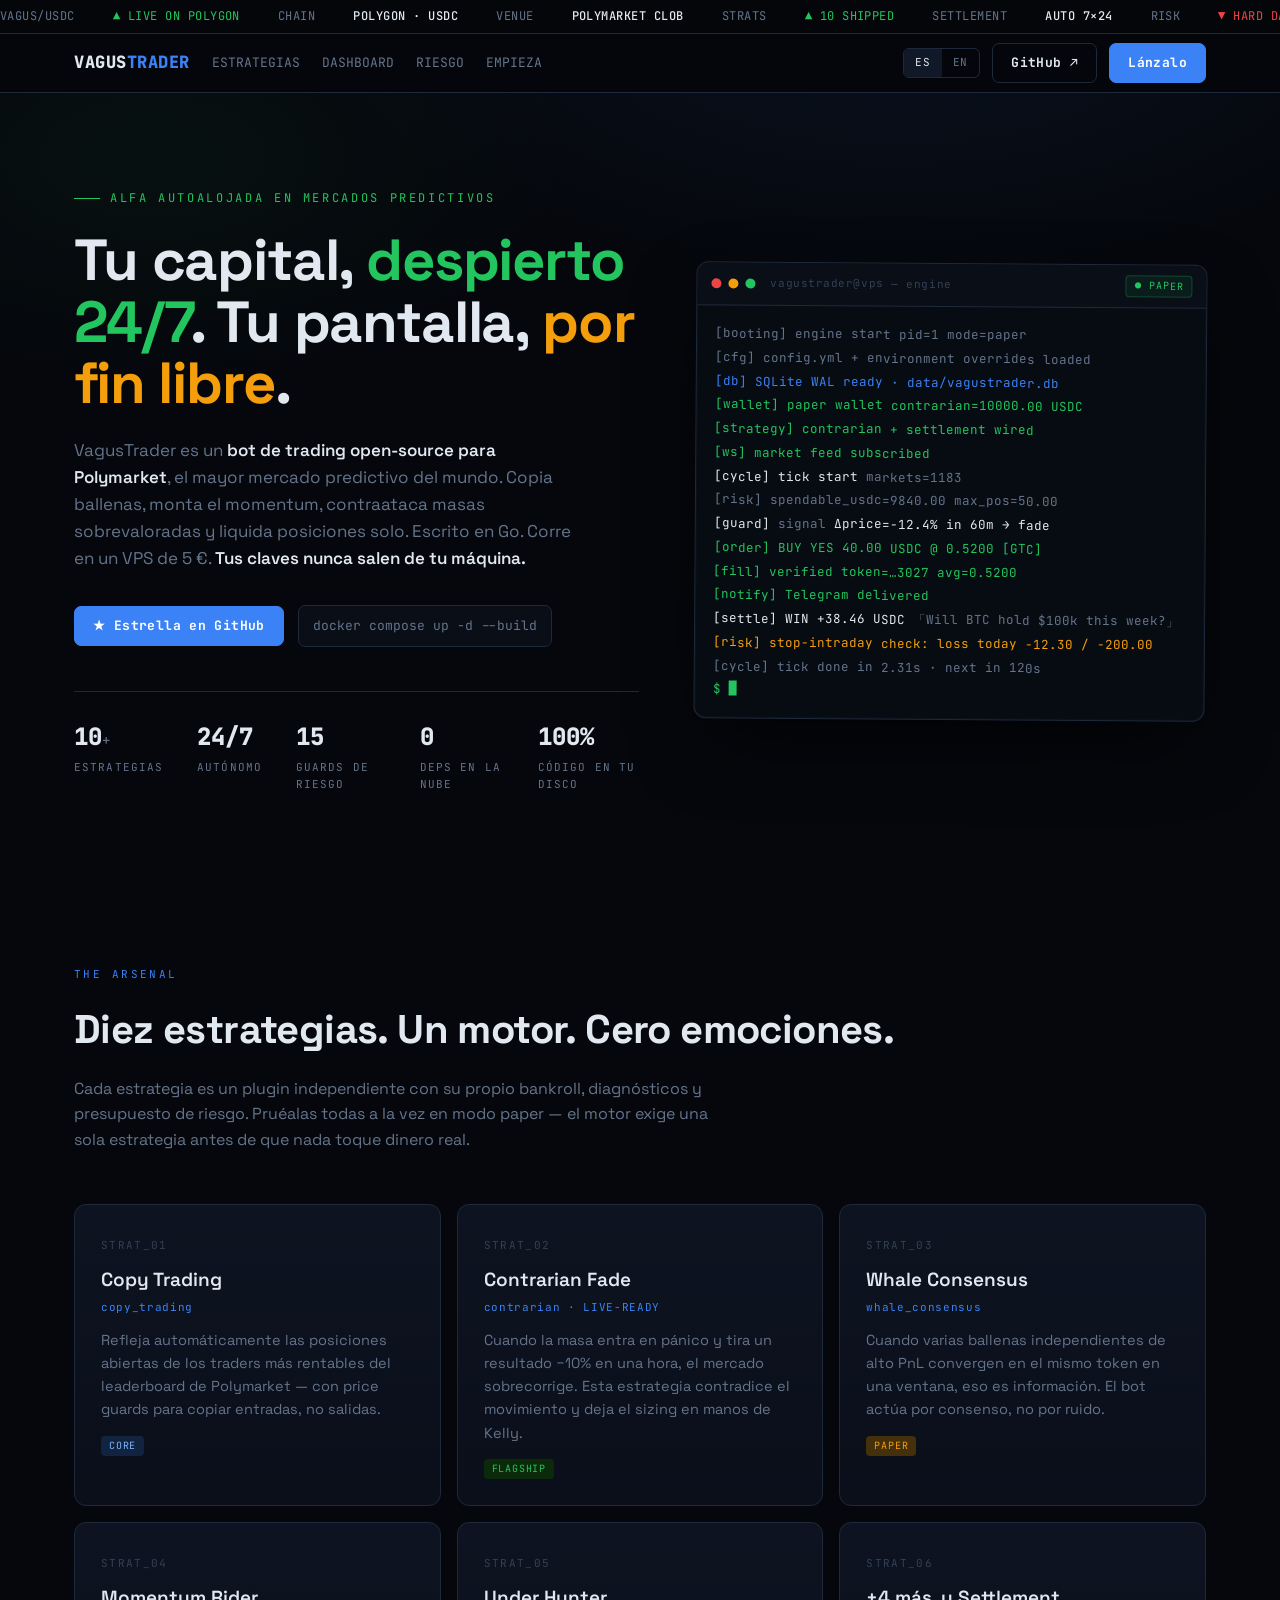
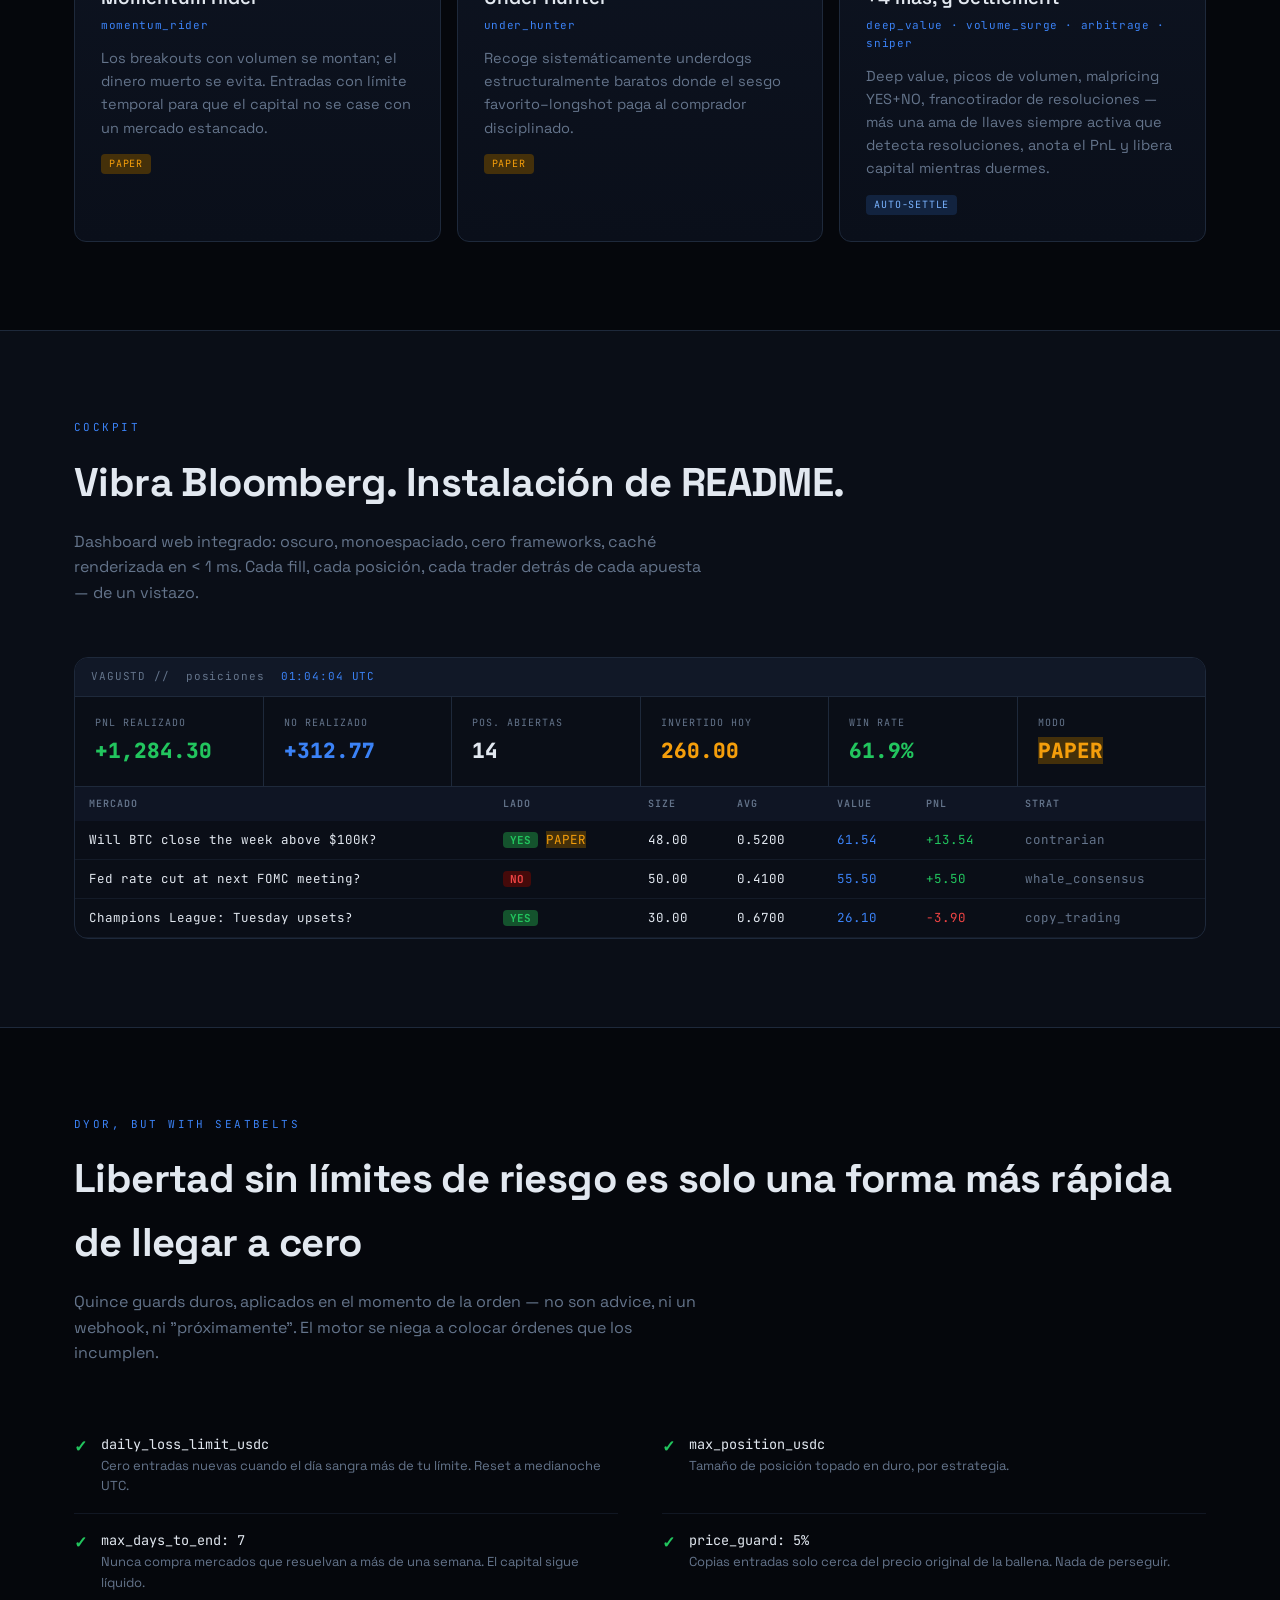
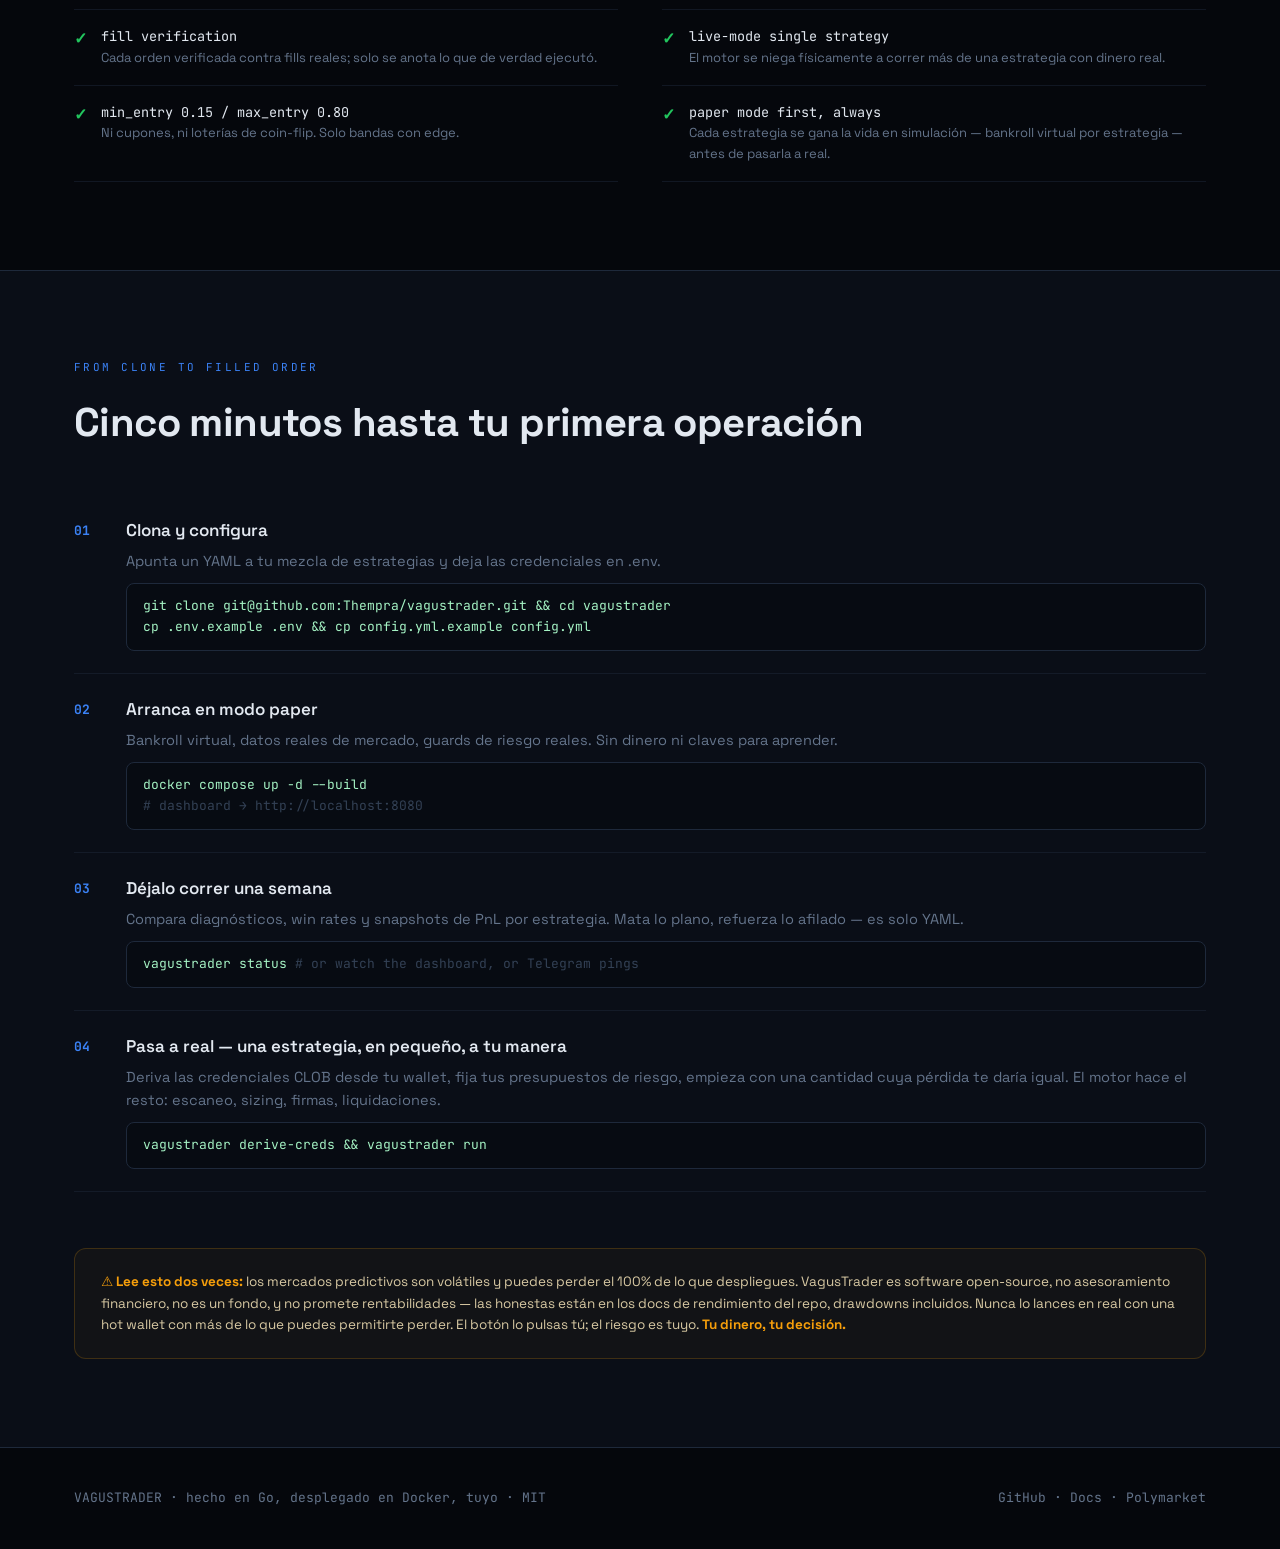
<file: index.html>
<!DOCTYPE html>
<html lang="es" class="es">
<head>
<meta charset="UTF-8">
<meta name="viewport" content="width=device-width, initial-scale=1.0">
<title>VagusTrader — Your liquidity edge, automated</title>
<meta name="description" content="Open-source automated trading for Polymarket. Follow whale flow, ride momentum, fade the crowd. Go-powered, risk-gated, self-hosted.">
<link rel="preconnect" href="https://fonts.googleapis.com">
<link href="https://fonts.googleapis.com/css2?family=JetBrains+Mono:wght@400;500;700;800&family=Space+Grotesk:wght@400;500;600;700&display=swap" rel="stylesheet">
<style>
:root{
  --bg:#05070c; --bg2:#0a0e17; --bg3:#111827; --panel:#0d1320;
  --border:#1e293b; --border-hot:#2dd4bf33;
  --text:#e2e8f0; --dim:#64748b; --faint:#334155;
  --accent:#3b82f6; --green:#22c55e; --red:#ef4444; --amber:#f59e0b;
  --mono:'JetBrains Mono',ui-monospace,monospace;
  --sans:'Space Grotesk',system-ui,sans-serif;
}
*{box-sizing:border-box;margin:0;padding:0}
html{scroll-behavior:smooth}
body{background:var(--bg);color:var(--text);font-family:var(--sans);font-size:16px;line-height:1.6;overflow-x:hidden}
::selection{background:var(--accent);color:#fff}
a{color:inherit;text-decoration:none}
.mono{font-family:var(--mono)}
.wrap{max-width:1180px;margin:0 auto;padding:0 24px}

/* ── ticker ─────────────────────────── */
.ticker{border-bottom:1px solid var(--border);background:#04060a;overflow:hidden;white-space:nowrap;position:relative;height:34px}
.ticker-track{display:inline-flex;gap:38px;align-items:center;height:34px;font-family:var(--mono);font-size:12px;letter-spacing:.04em;animation:tick 45s linear infinite;will-change:transform}
.ticker-track span.up{color:var(--green)}.ticker-track span.dn{color:var(--red)}.ticker-track span.nu{color:var(--dim)}
.ticker-track b{color:var(--text);font-weight:500}
@keyframes tick{from{transform:translateX(0)}to{transform:translateX(-50%)}}

/* ── nav ────────────────────────────── */
nav{position:sticky;top:0;z-index:50;background:#05070cdd;backdrop-filter:blur(12px);border-bottom:1px solid var(--border)}
.nav-in{display:flex;align-items:center;gap:22px;height:58px}
.brand{font-family:var(--mono);font-weight:800;font-size:17px;letter-spacing:.03em}
.brand i{font-style:normal;color:var(--accent)}
.nav-links{display:flex;gap:22px;font-size:13px;color:var(--dim);font-family:var(--mono)}
.nav-links a:hover{color:var(--text)}
.nav-right{margin-left:auto;display:flex;align-items:center;gap:12px}
.lang-sw{display:flex;border:1px solid var(--border);border-radius:6px;overflow:hidden;font-family:var(--mono);font-size:11px}
.lang-sw button{background:transparent;color:var(--dim);border:0;padding:5px 11px;cursor:pointer;font:inherit;letter-spacing:.06em}
.lang-sw button.on{background:var(--bg3);color:var(--text)}
.btn{display:inline-block;padding:9px 18px;border-radius:7px;font-family:var(--mono);font-size:13px;font-weight:700;letter-spacing:.03em;transition:.18s;border:1px solid var(--border)}
.btn-gh{color:var(--text)} .btn-gh:hover{border-color:var(--dim)}
.btn-primary{background:var(--accent);border-color:var(--accent);color:#fff}
.btn-primary:hover{background:#2563eb;box-shadow:0 0 28px #3b82f655}

/* ── hero ───────────────────────────── */
.hero{position:relative;padding:96px 0 84px;background:
 radial-gradient(900px 420px at 70% -10%, #3b82f614, transparent 65%),
 radial-gradient(700px 380px at 12% 8%, #22c55e0d, transparent 60%)}
.hero .wrap{display:grid;grid-template-columns:1.05fr .95fr;gap:56px;align-items:center}
.kicker{font-family:var(--mono);font-size:12px;letter-spacing:.22em;text-transform:uppercase;color:var(--green);display:flex;align-items:center;gap:10px;margin-bottom:22px}
.kicker::before{content:'';width:26px;height:1px;background:var(--green)}
h1{font-size:clamp(38px,4.6vw,58px);font-weight:700;line-height:1.06;letter-spacing:-.02em}
h1 .g{color:var(--green)} h1 .a{color:var(--amber)}
.hero p.sub{margin:22px 0 32px;color:var(--dim);font-size:17px;max-width:520px}
.hero p.sub b{color:var(--text);font-weight:600}
.cta-row{display:flex;gap:14px;flex-wrap:wrap;align-items:center}
.cmd-copy{font-family:var(--mono);font-size:13px;background:var(--bg2);border:1px solid var(--border);border-radius:7px;padding:10px 14px;color:var(--dim);cursor:pointer;transition:.18s}
.cmd-copy:hover{border-color:var(--accent);color:var(--text)}
.cmd-copy b{color:var(--green);font-weight:500}
.hero-stats{display:flex;gap:34px;margin-top:44px;padding-top:26px;border-top:1px solid var(--border)}
.hstat .v{font-family:var(--mono);font-size:24px;font-weight:800;color:var(--text)}
.hstat .v small{font-size:14px;color:var(--dim);font-weight:400}
.hstat .l{font-size:11px;font-family:var(--mono);letter-spacing:.1em;text-transform:uppercase;color:var(--dim);margin-top:2px}

/* terminal mock */
.term{background:#070b12;border:1px solid var(--border);border-radius:12px;box-shadow:0 30px 80px -20px #000c, 0 0 0 1px #ffffff06 inset;overflow:hidden;font-family:var(--mono);font-size:12.5px;transform:rotate(.4deg)}
.term-bar{display:flex;align-items:center;gap:7px;padding:10px 14px;background:var(--bg2);border-bottom:1px solid var(--border)}
.dot{width:10px;height:10px;border-radius:50%}
.term-title{margin-left:8px;color:var(--faint);font-size:11px;letter-spacing:.05em}
.term-body{padding:16px 18px;line-height:1.9;min-height:330px}
.ln-g{color:var(--green)}.ln-a{color:var(--amber)}.ln-d{color:var(--dim)}.ln-b{color:var(--accent)}.ln-r{color:var(--red)}.ln-w{color:var(--text)}
.cursor{display:inline-block;width:8px;height:15px;background:var(--green);vertical-align:-2px;animation:blink 1.1s steps(1) infinite}
@keyframes blink{50%{opacity:0}}
.tag-live{margin-left:auto;font-size:10px;color:var(--green);border:1px solid #22c55e44;background:#22c55e14;padding:2px 8px;border-radius:4px;letter-spacing:.1em}

/* ── sections ───────────────────────── */
section{padding:88px 0}
.sec-kicker{font-family:var(--mono);font-size:11px;letter-spacing:.22em;text-transform:uppercase;color:var(--accent);margin-bottom:14px}
h2{font-size:clamp(28px,3.2vw,40px);font-weight:700;letter-spacing:-.015em;margin-bottom:14px}
.sec-sub{color:var(--dim);max-width:640px;margin-bottom:52px}

/* strategy cards */
.grid{display:grid;gap:16px}
.g3{grid-template-columns:repeat(3,1fr)}
.g2{grid-template-columns:repeat(2,1fr)}
.card{background:linear-gradient(180deg,var(--panel),#0a0f1a);border:1px solid var(--border);border-radius:12px;padding:26px;transition:.22s;position:relative;overflow:hidden}
.card:hover{border-color:#3b82f655;transform:translateY(-3px);box-shadow:0 18px 44px -14px #3b82f622}
.card .idx{font-family:var(--mono);font-size:11px;color:var(--faint);letter-spacing:.12em}
.card h3{font-size:19px;margin:8px 0 4px;font-weight:600}
.card .en-name{font-family:var(--mono);font-size:11px;color:var(--accent);letter-spacing:.06em;margin-bottom:12px;display:block}
.card p{color:var(--dim);font-size:14.5px}
.pill{display:inline-block;font-family:var(--mono);font-size:10px;letter-spacing:.08em;padding:2px 8px;border-radius:4px;margin-top:14px}
.pill.paper{background:#44300a;color:var(--amber)}
.pill.live{background:#0a2a0a;color:var(--green)}
.pill.core{background:#12233f;color:#7ab3ff}

/* dashboard mock strip */
.mock{border:1px solid var(--border);border-radius:14px;overflow:hidden;background:var(--bg2)}
.mock-bar{display:flex;align-items:center;gap:16px;padding:10px 16px;background:var(--bg3);border-bottom:1px solid var(--border);font-family:var(--mono);font-size:11px;color:var(--dim);letter-spacing:.08em}
.mock-kpis{display:flex;border-bottom:1px solid var(--border);font-family:var(--mono)}
.kpi{flex:1;padding:18px 20px;border-right:1px solid var(--border)}
.kpi:last-child{border-right:0}
.kpi .kl{font-size:10px;color:var(--dim);letter-spacing:.1em;text-transform:uppercase}
.kpi .kv{font-size:21px;font-weight:800;margin-top:3px}
.pos{color:var(--green)}.neg{color:var(--red)}.neu{color:var(--amber)}.blu{color:var(--accent)}
table{width:100%;border-collapse:collapse;font-family:var(--mono);font-size:12.5px}
th{background:#0f1524;color:var(--dim);font-size:10px;letter-spacing:.1em;text-transform:uppercase;text-align:left;padding:9px 14px;font-weight:600}
td{padding:9px 14px;border-bottom:1px solid #1e293b80;color:var(--text)}
tr:hover td{background:var(--bg3)}
.badge-yes{background:#14532d;color:var(--green);padding:1px 7px;border-radius:4px;font-size:11px;font-weight:700}
.badge-no{background:#450a0a;color:var(--red);padding:1px 7px;border-radius:4px;font-size:11px;font-weight:700}
.modes{font-size:10px;font-weight:700;padding:1px 6px;border-radius:3px}
.m-paper{background:#44300a;color:var(--amber)}.m-live{background:#0a2a0a;color:var(--green)}

/* risk */
.risk-list{display:grid;grid-template-columns:repeat(2,1fr);gap:0 44px}
.risk-item{display:flex;gap:14px;padding:16px 0;border-bottom:1px solid #1e293b80}
.risk-item .ck{color:var(--green);font-family:var(--mono);font-weight:800}
.risk-item .rk{font-family:var(--mono);font-size:13.5px;color:var(--text)}
.risk-item .rd{font-size:13px;color:var(--dim)}

/* quickstart */
.steps{counter-reset:s}
.step{display:flex;gap:20px;padding:22px 0;border-bottom:1px solid #1e293b80}
.step>div:last-child{min-width:0;flex:1}
.step .num{font-family:var(--mono);color:var(--accent);font-size:13px;font-weight:700;padding-top:4px;flex:0 0 32px}
.step h4{font-size:17px;margin-bottom:6px;font-weight:600}
.step p{color:var(--dim);font-size:14.5px}
.code{font-family:var(--mono);font-size:13px;background:#070b12;border:1px solid var(--border);border-radius:8px;padding:12px 16px;margin-top:10px;color:#a5f3c4;overflow-x:auto;white-space:nowrap}
.code .cm{color:var(--faint)}

/* disclaimer / footer */
.disclaimer{border:1px solid #f59e0b33;background:#f59e0b09;border-radius:12px;padding:22px 26px;font-size:13.5px;color:#d8c9a3}
.disclaimer b{color:var(--amber)}
footer{border-top:1px solid var(--border);padding:40px 0;color:var(--dim);font-size:13px;font-family:var(--mono)}
footer .wrap{display:flex;justify-content:space-between;gap:20px;flex-wrap:wrap}

/* i18n: html.es => Spanish, otherwise English */
html:not(.es) [data-es]{display:none!important}
html.es [data-en]{display:none!important}

@media(max-width:960px){
 .hero .wrap{grid-template-columns:1fr}
 .g3,.g2,.risk-list{grid-template-columns:1fr}
 .hero-stats{flex-wrap:wrap;gap:22px}
 .nav-links{display:none}
}
</style>
</head>
<body class="es">

<div class="ticker"><div class="ticker-track" id="ticker">
  <span class="nu">VAGUS/USDC</span><span class="up">▲ LIVE ON POLYGON</span>
  <span class="nu">CHAIN</span><span><b>POLYGON · USDC</b></span>
  <span class="nu">VENUE</span><span><b>POLYMARKET CLOB</b></span>
  <span class="nu">STRATS</span><span class="up">▲ 10 SHIPPED</span>
  <span class="nu">SETTLEMENT</span><span><b>AUTO 7×24</b></span>
  <span class="nu">RISK</span><span class="dn">▼ HARD DAILY STOP</span>
  <span class="nu">STACK</span><span><b>GO · SQLITE · DOCKER</b></span>
  <span class="nu">SOURCE</span><span class="up">▲ 100% OPEN</span>
  <span class="nu">VAGUS/USDC</span><span class="up">▲ LIVE ON POLYGON</span>
  <span class="nu">CHAIN</span><span><b>POLYGON · USDC</b></span>
  <span class="nu">VENUE</span><span><b>POLYMARKET CLOB</b></span>
  <span class="nu">STRATS</span><span class="up">▲ 10 SHIPPED</span>
  <span class="nu">SETTLEMENT</span><span><b>AUTO 7×24</b></span>
  <span class="nu">RISK</span><span class="dn">▼ HARD DAILY STOP</span>
  <span class="nu">STACK</span><span><b>GO · SQLITE · DOCKER</b></span>
  <span class="nu">SOURCE</span><span class="up">▲ 100% OPEN</span>
</div></div>

<nav><div class="wrap nav-in">
  <a class="brand" href="#">VAGUS<i>TRADER</i></a>
  <div class="nav-links">
    <a href="#strats"><span data-en>STRATEGIES</span><span data-es>ESTRATEGIAS</span></a>
    <a href="#dash"><span data-en>DASHBOARD</span><span data-es>DASHBOARD</span></a>
    <a href="#risk"><span data-en>RISK</span><span data-es>RIESGO</span></a>
    <a href="#start"><span data-en>GET STARTED</span><span data-es>EMPIEZA</span></a>
  </div>
  <div class="nav-right">
    <div class="lang-sw"><button id="btn-es" class="on">ES</button><button id="btn-en">EN</button></div>
    <a class="btn btn-gh" href="https://github.com/Thempra/vagustrader">GitHub ↗</a>
    <a class="btn btn-primary" href="#start"><span data-en>Run it</span><span data-es>Lánzalo</span></a>
  </div>
</div></nav>

<header class="hero"><div class="wrap">
  <div>
    <div class="kicker blk" data-en>SELF-HOSTED PREDICTION-MARKET ALPHA</div>
    <div class="kicker blk" data-es>ALFA AUTOALOJADA EN MERCADOS PREDICTIVOS</div>
    <h1 data-en>Your capital, <span class="g">awake 24/7</span>. Your screen, <span class="a">finally free</span>.</h1>
    <h1 data-es>Tu capital, <span class="g">despierto 24/7</span>. Tu pantalla, <span class="a">por fin libre</span>.</h1>
    <p class="sub" data-en>VagusTrader is an <b>open-source trading bot for Polymarket</b> — the world's largest prediction market. It copies whales, rides momentum, fades overpriced crowds and settles positions automatically. Written in Go. Runs on a €5 VPS. <b>Your keys never leave your machine.</b></p>
    <p class="sub" data-es>VagusTrader es un <b>bot de trading open-source para Polymarket</b>, el mayor mercado predictivo del mundo. Copia ballenas, monta el momentum, contraataca masas sobrevaloradas y liquida posiciones solo. Escrito en Go. Corre en un VPS de 5 €. <b>Tus claves nunca salen de tu máquina.</b></p>
    <div class="cta-row">
      <a class="btn btn-primary" href="https://github.com/Thempra/vagustrader"><span data-en>★ Star on GitHub</span><span data-es>★ Estrella en GitHub</span></a>
      <div class="cmd-copy" onclick="navigator.clipboard.writeText('docker compose up -d --build');this.innerHTML='✓ copied'">docker compose up -d --build</div>
    </div>
    <div class="hero-stats">
      <div class="hstat"><div class="v">10<small>+</small></div><div class="l"><span data-en>strategies</span><span data-es>estrategias</span></div></div>
      <div class="hstat"><div class="v">24/7</div><div class="l"><span data-en>autonomous</span><span data-es>autónomo</span></div></div>
      <div class="hstat"><div class="v">15</div><div class="l"><span data-en>risk guards</span><span data-es>guards de riesgo</span></div></div>
      <div class="hstat"><div class="v">0</div><div class="l"><span data-en>cloud dependencies</span><span data-es>deps en la nube</span></div></div>
      <div class="hstat"><div class="v">100%</div><div class="l"><span data-en>source on your disk</span><span data-es>código en tu disco</span></div></div>
    </div>
  </div>
  <div class="term">
    <div class="term-bar">
      <div class="dot" style="background:#ef4444"></div><div class="dot" style="background:#f59e0b"></div><div class="dot" style="background:#22c55e"></div>
      <div class="term-title">vagustrader@vps — engine</div><div class="tag-live">● PAPER</div>
    </div>
    <div class="term-body">
      <div class="ln-d">[booting] engine start pid=1 mode=paper</div>
      <div class="ln-d">[cfg] config.yml + environment overrides loaded</div>
      <div class="ln-b">[db] SQLite WAL ready · data/vagustrader.db</div>
      <div class="ln-g">[wallet] paper wallet contrarian=10000.00 USDC</div>
      <div class="ln-g">[strategy] contrarian + settlement wired</div>
      <div class="ln-g">[ws] market feed subscribed</div>
      <div class="ln-w">[cycle] tick start <span class="ln-d">markets=1183</span></div>
      <div class="ln-d">[risk] spendable_usdc=9840.00 max_pos=50.00</div>
      <div class="ln-w">[guard] <span class="ln-d">signal</span> Δprice=-12.4% in 60m → fade</div>
      <div class="ln-g">[order] BUY YES 40.00 USDC @ 0.5200 [GTC]</div>
      <div class="ln-g">[fill] verified token=…3027 avg=0.5200</div>
      <div class="ln-g">[notify] Telegram delivered</div>
      <div class="ln-w">[settle] WIN +38.46 USDC <span class="ln-d">「Will BTC hold $100k this week?」</span></div>
      <div class="ln-a">[risk] stop-intraday check: loss today −12.30 / −200.00</div>
      <div class="ln-d">[cycle] tick done in 2.31s · next in 120s</div>
      <div><span class="ln-g">$</span> <span class="cursor"></span></div>
    </div>
  </div>
</div></header>

<section id="strats"><div class="wrap">
  <div class="sec-kicker">THE ARSENAL</div>
  <h2 data-en>Ten strategies. One engine. Zero emotions.</h2>
  <h2 data-es>Diez estrategias. Un motor. Cero emociones.</h2>
  <p class="sec-sub" data-en>Each strategy is an independent plugin with its own bankroll, diagnostics and risk budget. Test them all simultaneously in paper mode — the engine enforces one strategy at a time before anything touches real money.</p>
  <p class="sec-sub" data-es>Cada estrategia es un plugin independiente con su propio bankroll, diagnósticos y presupuesto de riesgo. Pruéalas todas a la vez en modo paper — el motor exige una sola estrategia antes de que nada toque dinero real.</p>
  <div class="grid g3">
    <div class="card"><span class="idx">STRAT_01</span>
      <h3 data-en>Copy Trading</h3><h3 data-es>Copy Trading</h3>
      <span class="en-name">copy_trading</span>
      <p data-en>Automatically mirrors the open positions of Polymarket's most profitable leaderboard traders — with price guards so you copy entries, not exits.</p>
      <p data-es>Refleja automáticamente las posiciones abiertas de los traders más rentables del leaderboard de Polymarket — con price guards para copiar entradas, no salidas.</p>
      <span class="pill core">CORE</span>
    </div>
    <div class="card"><span class="idx">STRAT_02</span>
      <h3 data-en>Contrarian Fade</h3><h3 data-es>Contrarian Fade</h3>
      <span class="en-name">contrarian · LIVE-READY</span>
      <p data-en>When a herd panics and dumps an outcome −10% in an hour, markets overshoot. This strategy fades the move and lets Kelly sizing pick the bet size.</p>
      <p data-es>Cuando la masa entra en pánico y tira un resultado −10% en una hora, el mercado sobrecorrige. Esta estrategia contradice el movimiento y deja el sizing en manos de Kelly.</p>
      <span class="pill live">FLAGSHIP</span>
    </div>
    <div class="card"><span class="idx">STRAT_03</span>
      <h3 data-en>Whale Consensus</h3><h3 data-es>Whale Consensus</h3>
      <span class="en-name">whale_consensus</span>
      <p data-en>When several independent high-PnL whales converge on the same token within a window, that's information. The bot acts on consensus, not noise.</p>
      <p data-es>Cuando varias ballenas independientes de alto PnL convergen en el mismo token en una ventana, eso es información. El bot actúa por consenso, no por ruido.</p>
      <span class="pill paper">PAPER</span>
    </div>
    <div class="card"><span class="idx">STRAT_04</span>
      <h3 data-en>Momentum Rider</h3><h3 data-es>Momentum Rider</h3>
      <span class="en-name">momentum_rider</span>
      <p data-en>Breakouts with volume get ridden; dead money gets avoided. Time-bounded entries so capital never marries a stale market.</p>
      <p data-es>Los breakouts con volumen se montan; el dinero muerto se evita. Entradas con límite temporal para que el capital no se case con un mercado estancado.</p>
      <span class="pill paper">PAPER</span>
    </div>
    <div class="card"><span class="idx">STRAT_05</span>
      <h3 data-en>Under Hunter</h3><h3 data-es>Under Hunter</h3>
      <span class="en-name">under_hunter</span>
      <p data-en>Systematically scoops structurally underpriced longshots where the favorite–longshot bias pays the disciplined buyer.</p>
      <p data-es>Recoge sistemáticamente underdogs estructuralmente baratos donde el sesgo favorito–longshot paga al comprador disciplinado.</p>
      <span class="pill paper">PAPER</span>
    </div>
    <div class="card"><span class="idx">STRAT_06</span>
      <h3 data-en>+4 more, and Settlement</h3><h3 data-es>+4 más, y Settlement</h3>
      <span class="en-name">deep_value · volume_surge · arbitrage · sniper</span>
      <p data-en>Deep value, volume surges, YES+NO mispricing, resolution sniping — plus an always-on housekeeper that detects resolutions, books PnL and frees capital while you sleep.</p>
      <p data-es>Deep value, picos de volumen, malpricing YES+NO, francotirador de resoluciones — más una ama de llaves siempre activa que detecta resoluciones, anota el PnL y libera capital mientras duermes.</p>
      <span class="pill core">AUTO-SETTLE</span>
    </div>
  </div>
</div></section>

<section id="dash" style="background:var(--bg2);border-top:1px solid var(--border);border-bottom:1px solid var(--border)"><div class="wrap">
  <div class="sec-kicker">COCKPIT</div>
  <h2 data-en>A Bloomberg vibe. A README install.</h2>
  <h2 data-es>Vibra Bloomberg. Instalación de README.</h2>
  <p class="sec-sub" data-en>Built-in web dashboard: dark, monospace, zero frameworks, < 1 ms cached rendering. Every fill, every position, every source trader behind each bet — one glance.</p>
  <p class="sec-sub" data-es>Dashboard web integrado: oscuro, monoespaciado, cero frameworks, caché renderizada en < 1 ms. Cada fill, cada posición, cada trader detrás de cada apuesta — de un vistazo.</p>
  <div class="mock">
    <div class="mock-bar">VAGUSTD // <span data-en>positions</span><span data-es>posiciones</span> <span style="color:var(--accent)">01:04:04 UTC</span></div>
    <div class="mock-kpis">
      <div class="kpi"><div class="kl"><span data-en>realized pnl</span><span data-es>pnL realizado</span></div><div class="kv pos">+1,284.30</div></div>
      <div class="kpi"><div class="kl"><span data-en>unrealized</span><span data-es>no realizado</span></div><div class="kv blu">+312.77</div></div>
      <div class="kpi"><div class="kl"><span data-en>open pos</span><span data-es>pos. abiertas</span></div><div class="kv">14</div></div>
      <div class="kpi"><div class="kl"><span data-en>invested today</span><span data-es>invertido hoy</span></div><div class="kv neu">260.00</div></div>
      <div class="kpi"><div class="kl"><span data-en>win rate</span><span data-es>win rate</span></div><div class="kv pos">61.9%</div></div>
      <div class="kpi"><div class="kl"><span data-en>mode</span><span data-es>modo</span></div><div class="kv"><span class="m-paper">PAPER</span></div></div>
    </div>
    <table>
      <tr><th><span data-en>market</span><span data-es>mercado</span></th><th><span data-en>side</span><span data-es>lado</span></th><th>SIZE</th><th>AVG</th><th>VALUE</th><th>PnL</th><th>STRAT</th></tr>
      <tr><td>Will BTC close the week above $100K?</td><td><span class="badge-yes">YES</span> <span class="m-paper">PAPER</span></td><td>48.00</td><td>0.5200</td><td class="blu">61.54</td><td class="pos">+13.54</td><td class="nu" style="color:var(--dim)">contrarian</td></tr>
      <tr><td>Fed rate cut at next FOMC meeting?</td><td><span class="badge-no">NO</span></td><td>50.00</td><td>0.4100</td><td class="blu">55.50</td><td class="pos">+5.50</td><td style="color:var(--dim)">whale_consensus</td></tr>
      <tr><td>Champions League: Tuesday upsets?</td><td><span class="badge-yes">YES</span></td><td>30.00</td><td>0.6700</td><td class="blu">26.10</td><td class="neg">−3.90</td><td style="color:var(--dim)">copy_trading</td></tr>
    </table>
  </div>
</div></section>

<section id="risk"><div class="wrap">
  <div class="sec-kicker">DYOR, BUT WITH SEATBELTS</div>
  <h2 data-en>Freedom without risk limits is just a faster way to zero</h2>
  <h2 data-es>Libertad sin límites de riesgo es solo una forma más rápida de llegar a cero</h2>
  <p class="sec-sub" data-en>Fifteen hard guards, enforced at order time — not advisory, not a webhook, not "coming soon". The engine refuses to place orders that break them.</p>
  <p class="sec-sub" data-es>Quince guards duros, aplicados en el momento de la orden — no son advice, ni un webhook, ni "próximamente". El motor se niega a colocar órdenes que los incumplen.</p>
  <div class="risk-list">
    <div class="risk-item"><span class="ck">✓</span><div><div class="rk">daily_loss_limit_usdc</div><div class="rd" data-en>No new entries once the day bleeds past your cap. Resets at UTC midnight.</div><div class="rd" data-es>Cero entradas nuevas cuando el día sangra más de tu límite. Reset a medianoche UTC.</div></div></div>
    <div class="risk-item"><span class="ck">✓</span><div><div class="rk">max_position_usdc</div><div class="rd" data-en>Position sizes are hard-capped, per strategy.</div><div class="rd" data-es>Tamaño de posición topado en duro, por estrategia.</div></div></div>
    <div class="risk-item"><span class="ck">✓</span><div><div class="rk">max_days_to_end: 7</div><div class="rd" data-en>Never buys markets resolving more than a week out. Capital stays liquid.</div><div class="rd" data-es>Nunca compra mercados que resuelvan a más de una semana. El capital sigue líquido.</div></div></div>
    <div class="risk-item"><span class="ck">✓</span><div><div class="rk">price_guard: 5%</div><div class="rd" data-en>Copy entries only near the whale's original price. No chasing.</div><div class="rd" data-es>Copias entradas solo cerca del precio original de la ballena. Nada de perseguir.</div></div></div>
    <div class="risk-item"><span class="ck">✓</span><div><div class="rk">fill verification</div><div class="rd" data-en>Every order verified against on-exchange fills; books only what actually filled.</div><div class="rd" data-es>Cada orden verificada contra fills reales; solo se anota lo que de verdad ejecutó.</div></div></div>
    <div class="risk-item"><span class="ck">✓</span><div><div class="rk">live-mode single strategy</div><div class="rd" data-en>The engine physically refuses to run more than one trading strategy with real money.</div><div class="rd" data-es>El motor se niega físicamente a correr más de una estrategia con dinero real.</div></div></div>
    <div class="risk-item"><span class="ck">✓</span><div><div class="rk">min_entry 0.15 / max_entry 0.80</div><div class="rd" data-en>No lottery tickets, no coin-flip lotto. Edge bands only.</div><div class="rd" data-es>Ni cupones, ni loterías de coin-flip. Solo bandas con edge.</div></div></div>
    <div class="risk-item"><span class="ck">✓</span><div><div class="rk">paper mode first, always</div><div class="rd" data-en>Every strategy earns its keep in simulation — virtual bankroll per strategy — before you flip it live.</div><div class="rd" data-es>Cada estrategia se gana la vida en simulación — bankroll virtual por estrategia — antes de pasarla a real.</div></div></div>
  </div>
</div></section>

<section id="start" style="background:var(--bg2);border-top:1px solid var(--border)"><div class="wrap">
  <div class="sec-kicker">FROM CLONE TO FILLED ORDER</div>
  <h2 data-en>Five minutes to your first trade</h2>
  <h2 data-es>Cinco minutos hasta tu primera operación</h2>
  <div class="steps" style="margin-top:40px">
    <div class="step"><span class="num">01</span><div class="s">
      <h4 data-en>Clone & configure</h4><h4 data-es>Clona y configura</h4>
      <p data-en>Point one YAML at your strategy mix, drop credentials in .env.</p>
      <p data-es>Apunta un YAML a tu mezcla de estrategias y deja las credenciales en .env.</p>
      <div class="code">git clone git@github.com:Thempra/vagustrader.git && cd vagustrader<br>cp .env.example .env && cp config.yml.example config.yml</div>
    </div></div>
    <div class="step"><span class="num">02</span><div class="s">
      <h4 data-en>Start in paper mode</h4><h4 data-es>Arranca en modo paper</h4>
      <p data-en>Virtual bankroll, real market data, real risk gates. No money, no keys needed to learn.</p>
      <p data-es>Bankroll virtual, datos reales de mercado, guards de riesgo reales. Sin dinero ni claves para aprender.</p>
      <div class="code">docker compose up -d --build<br><span class="cm"># dashboard → http://localhost:8080</span></div>
    </div></div>
    <div class="step"><span class="num">03</span><div class="s">
      <h4 data-en>Let it run for a week</h4><h4 data-es>Déjalo correr una semana</h4>
      <p data-en>Compare strategy diagnostics, win rates and PnL snapshots. Kill what's flat, double down on what's sharp — it's just YAML.</p>
      <p data-es>Compara diagnósticos, win rates y snapshots de PnL por estrategia. Mata lo plano, refuerza lo afilado — es solo YAML.</p>
      <div class="code">vagustrader status <span class="cm"># or watch the dashboard, or Telegram pings</span></div>
    </div></div>
    <div class="step"><span class="num">04</span><div class="s">
      <h4 data-en>Go live — one strategy, small, on your terms</h4><h4 data-es>Pasa a real — una estrategia, en pequeño, a tu manera</h4>
      <p data-en>Derive CLOB credentials from your wallet, set your risk budgets, start with an amount you'd shrug off losing. The engine does the rest: scanning, sizing, signing, settling.</p>
      <p data-es>Deriva las credenciales CLOB desde tu wallet, fija tus presupuestos de riesgo, empieza con una cantidad cuya pérdida te daría igual. El motor hace el resto: escaneo, sizing, firmas, liquidaciones.</p>
      <div class="code">vagustrader derive-creds && vagustrader run</div>
    </div></div>
  </div>

  <div class="disclaimer" style="margin-top:56px" data-en>
    <b>⚠ Read this twice:</b> prediction markets are volatile and you can lose 100% of what you deploy. VagusTrader is open-source software, not financial advice, not a fund, and it makes no promises about returns — the honest ones are in the repo's performance docs, drawdowns included. Never run live with a hot wallet holding more than you can afford to lose. You press the button; you own the risk. <b>Trade your own money, your own call.</b>
  </div>
  <div class="disclaimer" style="margin-top:56px" data-es>
    <b>⚠ Lee esto dos veces:</b> los mercados predictivos son volátiles y puedes perder el 100% de lo que despliegues. VagusTrader es software open-source, no asesoramiento financiero, no es un fondo, y no promete rentabilidades — las honestas están en los docs de rendimiento del repo, drawdowns incluidos. Nunca lo lances en real con una hot wallet con más de lo que puedes permitirte perder. El botón lo pulsas tú; el riesgo es tuyo. <b>Tu dinero, tu decisión.</b>
  </div>
</div></section>

<footer><div class="wrap">
  <div>VAGUSTRADER · <span data-en>built in Go, shipped in Docker, owned by you</span><span data-es>hecho en Go, desplegado en Docker, tuyo</span> · MIT</div>
  <div><a href="https://github.com/Thempra/vagustrader">GitHub</a> · <a href="https://github.com/Thempra/vagustrader/tree/master/docs/foundation">Docs</a> · <a href="https://polymarket.com">Polymarket</a></div>
</div></footer>

<script>
const root=document.documentElement;
const bE=document.getElementById('btn-es'),bN=document.getElementById('btn-en');
function setLang(es){root.classList.toggle('es',es);root.lang=es?'es':'en';bE.classList.toggle('on',es);bN.classList.toggle('on',!es);localStorage.lang=es?'es':'en'}
bE.onclick=()=>setLang(true);
bN.onclick=()=>setLang(false);
if(localStorage.lang==='en')setLang(false);
</script>
</body>
</html>
</file>
